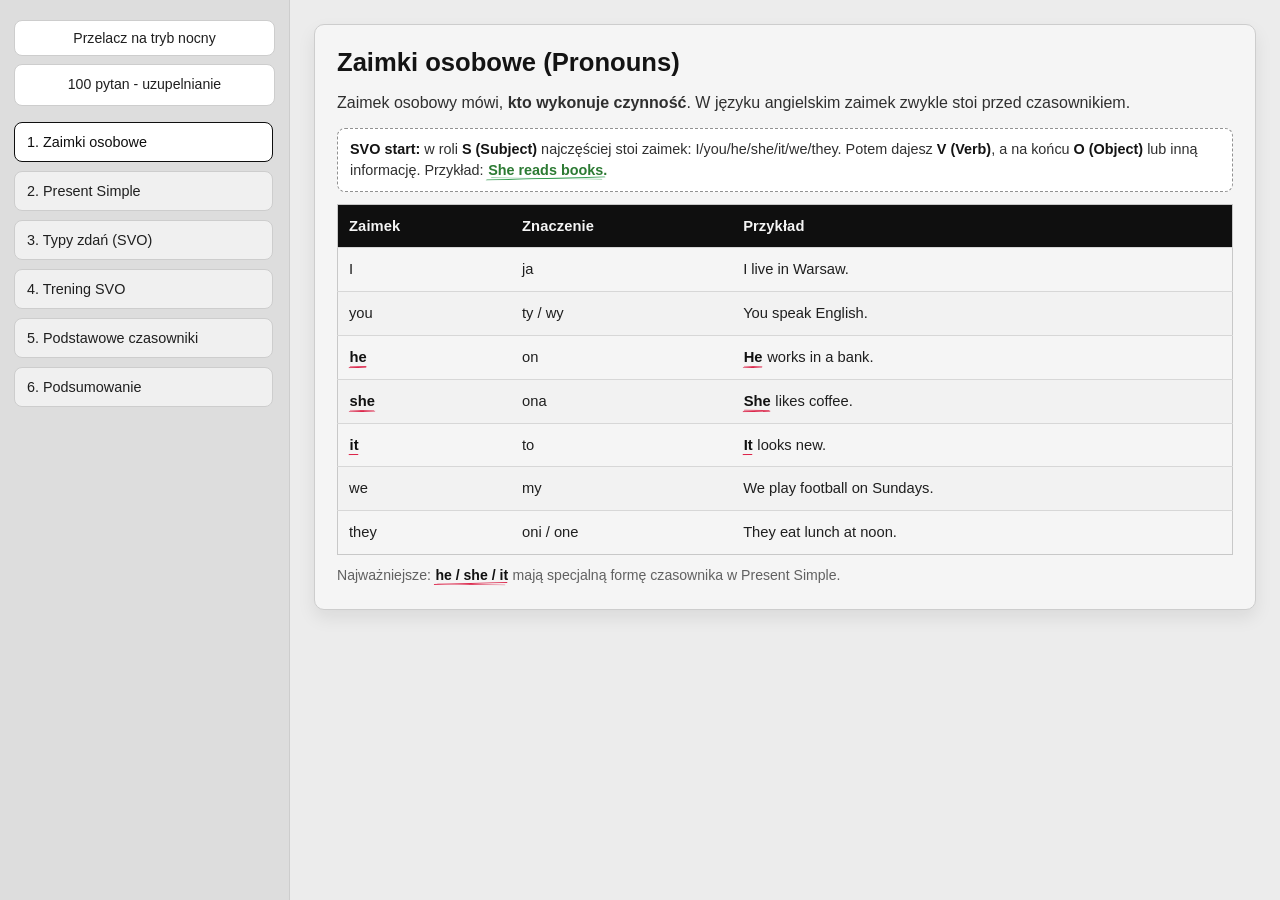
<file: index.html>
<!DOCTYPE html>
<html lang="pl">
<head>
  <meta charset="UTF-8" />
  <meta name="viewport" content="width=device-width, initial-scale=1.0" />
  <meta name="theme-color" content="#182438" />
  <meta name="apple-mobile-web-app-capable" content="yes" />
  <meta name="apple-mobile-web-app-title" content="Angielski" />
  <title>Angielski dla początkujących - teoria</title>
  <link rel="icon" type="image/svg+xml" href="favicon.svg" />
  <link rel="icon" type="image/png" sizes="32x32" href="favicon-32.png" />
  <link rel="apple-touch-icon" sizes="180x180" href="apple-touch-icon.png" />
  <link rel="manifest" href="site.webmanifest" />
  <link rel="stylesheet" href="styles.css" />
</head>
<body>
  <div class="app">
    <aside class="sidebar" id="mainSidebar">
      <div class="sidebar-tools">
        <button id="themeToggle" class="theme-toggle" type="button" aria-label="Przelacz motyw">
          Przelacz na tryb nocny
        </button>
        <a class="quick-link" href="quiz.html">100 pytan - uzupelnianie</a>
      </div>
      <nav class="nav-scroll">
        <button class="nav-btn active" data-target="pronouns">1. Zaimki osobowe</button>
        <button class="nav-btn" data-target="present-simple">2. Present Simple</button>
        <button class="nav-btn" data-target="sentence-building">3. Typy zdań (SVO)</button>
        <button class="nav-btn" data-target="practice">4. Trening SVO</button>
        <button class="nav-btn" data-target="verbs">5. Podstawowe czasowniki</button>
        <button class="nav-btn" data-target="summary">6. Podsumowanie</button>
      </nav>
    </aside>
    <button class="sidebar-backdrop" id="sidebarBackdrop" type="button" aria-label="Zamknij menu"></button>

    <main class="content">
      <header class="mobile-topbar">
        <button
          id="menuToggle"
          class="menu-toggle"
          type="button"
          aria-label="Otworz menu"
          aria-expanded="false"
          aria-controls="mainSidebar"
        >
          <span></span>
          <span></span>
          <span></span>
        </button>
        <p class="mobile-title">Angielski od podstaw</p>
      </header>

      <section id="pronouns" class="section active panel">
        <h2>Zaimki osobowe (Pronouns)</h2>
        <p>Zaimek osobowy mówi, <strong>kto wykonuje czynność</strong>. W języku angielskim zaimek zwykle stoi przed czasownikiem.</p>
        <div class="svo-note"><strong>SVO start:</strong> w roli <strong>S (Subject)</strong> najczęściej stoi zaimek: I/you/he/she/it/we/they. Potem dajesz <strong>V (Verb)</strong>, a na końcu <strong>O (Object)</strong> lub inną informację. Przykład: <span class="good">She reads books.</span></div>

        <table>
          <thead>
            <tr>
              <th>Zaimek</th>
              <th>Znaczenie</th>
              <th>Przykład</th>
            </tr>
          </thead>
          <tbody>
            <tr><td>I</td><td>ja</td><td>I live in Warsaw.</td></tr>
            <tr><td>you</td><td>ty / wy</td><td>You speak English.</td></tr>
            <tr><td><span class="highlight">he</span></td><td>on</td><td><span class="highlight">He</span> works in a bank.</td></tr>
            <tr><td><span class="highlight">she</span></td><td>ona</td><td><span class="highlight">She</span> likes coffee.</td></tr>
            <tr><td><span class="highlight">it</span></td><td>to</td><td><span class="highlight">It</span> looks new.</td></tr>
            <tr><td>we</td><td>my</td><td>We play football on Sundays.</td></tr>
            <tr><td>they</td><td>oni / one</td><td>They eat lunch at noon.</td></tr>
          </tbody>
        </table>

        <p class="hint">Najważniejsze: <span class="highlight">he / she / it</span> mają specjalną formę czasownika w Present Simple.</p>
      </section>

      <section id="present-simple" class="section panel">
        <h2>Present Simple - odmiana</h2>
        <p>Czas Present Simple opisuje rutynę, fakty i stałe sytuacje. Dla większości osób używasz podstawowej formy czasownika.</p>

        <div class="formula">I/You/We/They + czasownik, ale <span class="highlight">He/She/It + czasownik + <span class="ending">s</span></span></div>
        <div class="svo-note"><strong>SVO w Present Simple:</strong> <strong>S + V + O</strong>; dla he/she/it czasownik dostaje <span class="ending">-s</span> albo <span class="ending">-es</span>. Przykład: I play tennis / He play<span class="ending">s</span> tennis.</div>

        <h3>Tabela odmiany (na przykładzie czasownika work)</h3>
        <table>
          <thead>
            <tr>
              <th>Osoba</th>
              <th>Forma</th>
            </tr>
          </thead>
          <tbody>
            <tr><td>I</td><td>I work</td></tr>
            <tr><td>You</td><td>You work</td></tr>
            <tr><td><span class="highlight">He</span></td><td><span class="highlight">He work<span class="ending">s</span></span></td></tr>
            <tr><td><span class="highlight">She</span></td><td><span class="highlight">She work<span class="ending">s</span></span></td></tr>
            <tr><td><span class="highlight">It</span></td><td><span class="highlight">It work<span class="ending">s</span></span></td></tr>
            <tr><td>We</td><td>We work</td></tr>
            <tr><td>They</td><td>They work</td></tr>
          </tbody>
        </table>

        <h3>Przykłady</h3>
        <ul>
          <li>I play tennis every week.</li>
          <li>They live in a small town.</li>
          <li><span class="highlight">She like<span class="ending">s</span></span> classical music.</li>
          <li><span class="highlight">He go<span class="ending">es</span></span> to school by bus.</li>
        </ul>

        <h3>Najczęstsze błędy</h3>
        <ul>
          <li><span class="bad">He work</span> every day. -> <span class="good">He work<span class="ending">s</span></span> every day.</li>
          <li><span class="bad">She go</span> to work. -> <span class="good">She go<span class="ending">es</span></span> to work.</li>
          <li><span class="bad">It eat</span> fish. -> <span class="good">It eat<span class="ending">s</span></span> fish.</li>
        </ul>
      </section>

      <section id="sentence-building" class="section panel">
        <h2>Typy zdań (SVO)</h2>
        <p>Masz jeden rdzeń merytoryczny: <strong>S + V + O</strong>. Zmienia się tylko operator i forma czasownika.</p>
        <div class="svo-note"><strong>Rdzeń:</strong> <strong>S</strong> = kto?, <strong>V</strong> = co robi?, <strong>O</strong> = kogo/co dotyczy czynność?.</div>

        <h3>1. Twierdzenia</h3>
        <div class="formula">S + V + O</div>
        <ul>
          <li>I play tennis.</li>
          <li>They live in Krakow.</li>
          <li>She work<span class="ending">s</span> in a bank.</li>
        </ul>

        <h3>2. Przeczenia</h3>
        <div class="formula">S + do/does + not + V + O</div>
        <ul>
          <li>I do not play tennis.</li>
          <li>They do not live in Krakow.</li>
          <li>She does not work in a bank.</li>
        </ul>

        <h3>3. Pytania</h3>
        <div class="formula">Do/Does + S + V + O?</div>
        <ul>
          <li>Do you play tennis?</li>
          <li>Do they live in Krakow?</li>
          <li>Does she work in a bank?</li>
        </ul>

        <h3>Błędy krytyczne</h3>
        <ul>
          <li><span class="bad">She doesn't work<span class="ending">s</span></span> -> <span class="good">She doesn't work</span></li>
          <li><span class="bad">Does she works?</span> -> <span class="good">Does she work?</span></li>
          <li><span class="bad">He work every day.</span> -> <span class="good">He work<span class="ending">s</span> every day.</span></li>
        </ul>
      </section>

      <section id="practice" class="section panel">
        <h2>Trening budowy zdań</h2>
        <p>Krótka praktyka bez dublowania teorii. Najpierw spróbuj samodzielnie, potem porównaj z odpowiedzią.</p>

        <h3>Ułóż zdania</h3>
        <ul>
          <li>on / codziennie / do pracy / chodzi</li>
          <li>oni / nie / mieszkają / w Warszawie</li>
          <li>czy / ona / lubi / kawę?</li>
          <li>czy / oni / pracują / w biurze?</li>
        </ul>

        <h3>Proponowane odpowiedzi</h3>
        <ul>
          <li><span class="good">He go<span class="ending">es</span> to work every day.</span></li>
          <li><span class="good">They do not live in Warsaw.</span></li>
          <li><span class="good">Does she like coffee?</span></li>
          <li><span class="good">Do they work in an office?</span></li>
        </ul>

        <p class="hint">W treningu trzymaj jeden schemat kontroli: operator, podmiot, czasownik, reszta zdania.</p>
      </section>

      <section id="verbs" class="section panel">
        <h2>Podstawowe czasowniki</h2>
        <p>Poniżej masz osiem kluczowych czasowników. Przy każdym zobaczysz tłumaczenie, przykłady i wyróżnioną formę dla <span class="highlight">he/she/it</span>.</p>
        <div class="svo-note"><strong>Ćwiczenie SVO:</strong> do każdego czasownika układaj 3 zdania: twierdzące, przeczące i pytające. Np. I play football. / I don't play football. / Do I play football?</div>

        <div class="verb-lab" aria-live="polite">
          <h3>Laboratorium czasowników</h3>
          <p class="hint">Wybierz podmiot, wylosuj czasownik i wpisz poprawną formę w luce.</p>

          <div class="lab-grid">
            <label class="lab-label" for="labSubject">Podmiot</label>
            <select id="labSubject" class="lab-select">
              <option value="I">I</option>
              <option value="you">you</option>
              <option value="we">we</option>
              <option value="they">they</option>
              <option value="he">he</option>
              <option value="she">she</option>
              <option value="it">it</option>
            </select>
          </div>

          <div class="lab-actions">
            <button id="labDrawBtn" class="lab-btn" type="button">Losuj czasownik</button>
            <p id="labVerbInfo" class="lab-verb-info">Czasownik: -</p>
          </div>

          <p id="labTask" class="lab-task">Kliknij "Losuj czasownik", aby zacząć.</p>

          <label class="lab-label" for="labAnswer">Twoja forma czasownika</label>
          <input id="labAnswer" class="lab-input" type="text" autocomplete="off" placeholder="Np. likes / go / is" />

          <div class="lab-actions">
            <button id="labCheckBtn" class="lab-btn primary" type="button">Sprawdź</button>
            <button id="labRevealBtn" class="lab-btn" type="button">Pokaż odpowiedź</button>
          </div>

          <p id="labFeedback" class="lab-feedback"></p>
          <p id="labStats" class="lab-stats">Seria: 0 | Poprawne: 0 / 0</p>
        </div>

        <div class="card-grid">
          <article class="mini-card">
            <div class="verb-title"><strong>be</strong><span class="tag">być</span></div>
            <ul>
              <li>I am happy today.</li>
              <li>They are at home.</li>
              <li><span class="highlight">She is</span> very kind.</li>
            </ul>
          </article>

          <article class="mini-card">
            <div class="verb-title"><strong>have</strong><span class="tag">mieć</span></div>
            <ul>
              <li>I have a new book.</li>
              <li>We have lunch at school.</li>
              <li><span class="highlight">He ha<span class="ending">s</span></span> a small dog.</li>
            </ul>
          </article>

          <article class="mini-card">
            <div class="verb-title"><strong>go</strong><span class="tag">iść / jechać</span></div>
            <ul>
              <li>I go to work at 8:00.</li>
              <li>They go by train.</li>
              <li><span class="highlight">She go<span class="ending">es</span></span> to the gym.</li>
            </ul>
          </article>

          <article class="mini-card">
            <div class="verb-title"><strong>work</strong><span class="tag">pracować</span></div>
            <ul>
              <li>I work in a shop.</li>
              <li>We work every day.</li>
              <li><span class="highlight">He work<span class="ending">s</span></span> in a hospital.</li>
            </ul>
          </article>

          <article class="mini-card">
            <div class="verb-title"><strong>play</strong><span class="tag">grać / bawić się</span></div>
            <ul>
              <li>I play chess.</li>
              <li>They play in the park.</li>
              <li><span class="highlight">She play<span class="ending">s</span></span> the piano.</li>
            </ul>
          </article>

          <article class="mini-card">
            <div class="verb-title"><strong>eat</strong><span class="tag">jeść</span></div>
            <ul>
              <li>I eat breakfast early.</li>
              <li>We eat together.</li>
              <li><span class="highlight">It eat<span class="ending">s</span></span> fish.</li>
            </ul>
          </article>

          <article class="mini-card">
            <div class="verb-title"><strong>like</strong><span class="tag">lubić</span></div>
            <ul>
              <li>I like English lessons.</li>
              <li>They like this place.</li>
              <li><span class="highlight">He like<span class="ending">s</span></span> tea.</li>
            </ul>
          </article>

          <article class="mini-card">
            <div class="verb-title"><strong>live</strong><span class="tag">mieszkać</span></div>
            <ul>
              <li>I live in Poznan.</li>
              <li>We live near the river.</li>
              <li><span class="highlight">She live<span class="ending">s</span></span> in Krakow.</li>
            </ul>
          </article>
        </div>
      </section>

      <section id="summary" class="section panel">
        <h2>Podsumowanie</h2>
        <ul class="summary-list">
          <li>Najpierw ustaw szkielet <strong>SVO</strong>: kto? co robi? czego dotyczy czynność?</li>
          <li>W Present Simple dla I/you/we/they używasz podstawowej formy czasownika.</li>
          <li>Dla <span class="highlight">he/she/it</span> dodajesz końcówkę <span class="ending">-s</span> lub <span class="ending">-es</span>.</li>
          <li>Przeczenia: don't dla I/you/we/they oraz doesn't dla he/she/it.</li>
          <li>Pytania: Do... ? dla I/you/we/they oraz Does... ? dla he/she/it.</li>
          <li>Po does i doesn't czasownik wraca do formy podstawowej.</li>
          <li>Najważniejsze na start: regularnie czytaj krótkie zdania i zauważaj formy he/she/it.</li>
        </ul>
        <p class="hint">Ta strona jest materiałem teoretycznym: bez quizów i testów, tylko przejrzysta nauka krok po kroku.</p>
      </section>
    </main>
  </div>

  <script src="script.js"></script>
</body>
</html>
</file>
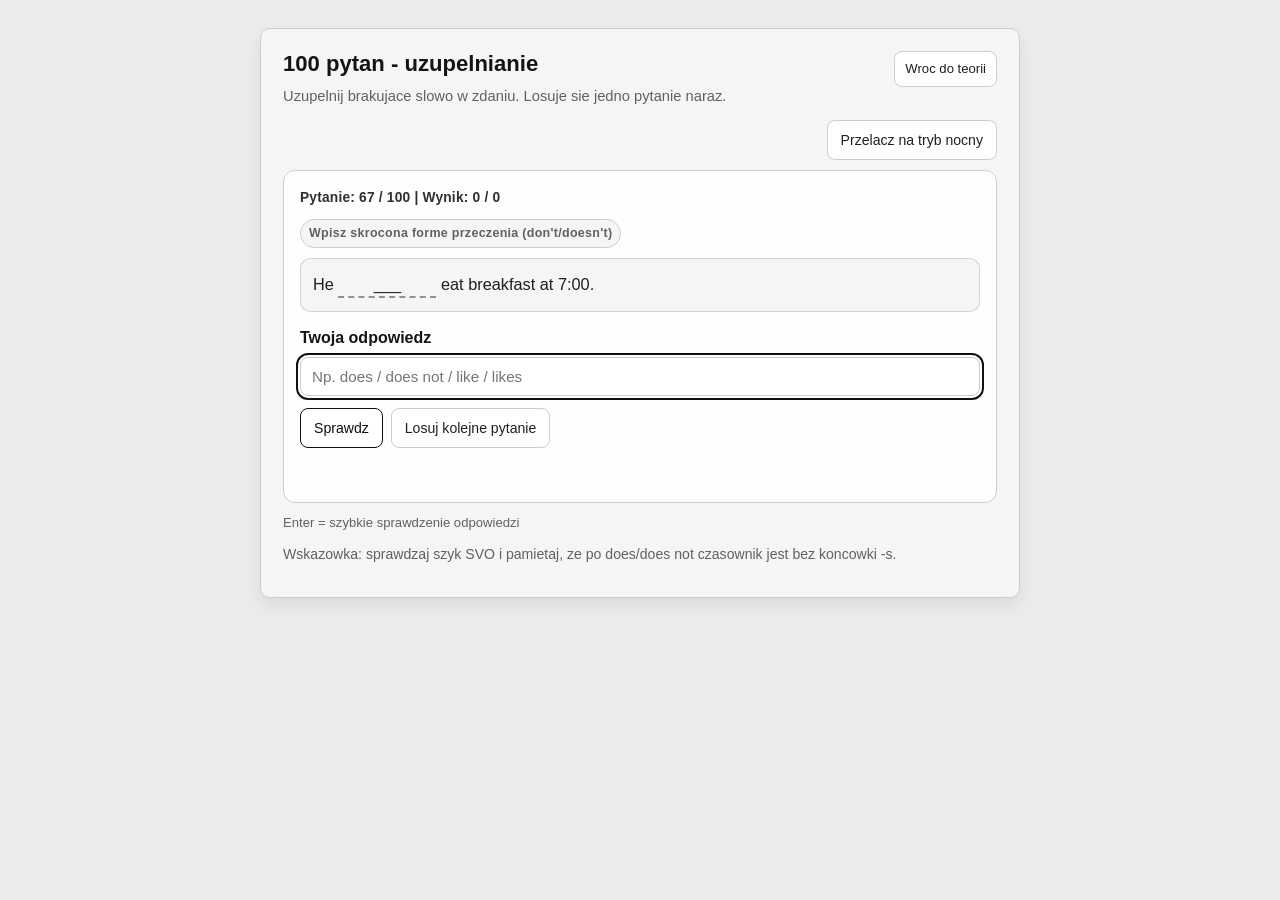
<file: quiz.html>
<!DOCTYPE html>
<html lang="pl">
<head>
  <meta charset="UTF-8" />
  <meta name="viewport" content="width=device-width, initial-scale=1.0" />
  <meta name="theme-color" content="#182438" />
  <meta name="apple-mobile-web-app-capable" content="yes" />
  <meta name="apple-mobile-web-app-title" content="Angielski" />
  <title>100 pytan - uzupelnianie</title>
  <link rel="icon" type="image/svg+xml" href="favicon.svg" />
  <link rel="icon" type="image/png" sizes="32x32" href="favicon-32.png" />
  <link rel="apple-touch-icon" sizes="180x180" href="apple-touch-icon.png" />
  <link rel="manifest" href="site.webmanifest" />
  <link rel="stylesheet" href="styles.css" />
</head>
<body class="quiz-page">
  <main class="quiz-shell panel quiz-panel">
    <div class="quiz-header">
      <div>
        <h1 class="quiz-title">100 pytan - uzupelnianie</h1>
        <p class="quiz-subtitle">Uzupelnij brakujace slowo w zdaniu. Losuje sie jedno pytanie naraz.</p>
      </div>
      <a href="index.html" class="quiz-back">Wroc do teorii</a>
    </div>

    <div class="quiz-top-actions">
      <button id="themeToggleQuiz" class="quiz-btn" type="button">Przelacz na tryb nocny</button>
    </div>

    <section class="quiz-question-card">
      <p id="quizMeta" class="quiz-meta">Pytanie: - / 100 | Wynik: 0 / 0</p>
      <p id="quizType" class="quiz-type"></p>

      <p id="quizSentence" class="quiz-sentence"></p>

      <label class="quiz-label" for="answerInput">Twoja odpowiedz</label>
      <input id="answerInput" class="quiz-input" type="text" autocomplete="off" placeholder="Np. does / does not / like / likes" />

      <div class="quiz-actions">
        <button id="checkBtn" class="quiz-btn primary" type="button">Sprawdz</button>
        <button id="nextBtn" class="quiz-btn" type="button">Losuj kolejne pytanie</button>
      </div>

      <p id="quizFeedback" class="quiz-feedback"></p>
    </section>

    <p class="quiz-mini-hint">Enter = szybkie sprawdzenie odpowiedzi</p>
    <p class="hint">Wskazowka: sprawdzaj szyk SVO i pamietaj, ze po does/does not czasownik jest bez koncowki -s.</p>
  </main>

  <script src="quiz.js"></script>
</body>
</html>
</file>
<file: styles.css>
﻿:root {
  --bg: #ececec;
  --bg-soft: #f5f5f5;
  --panel: #ffffff;
  --panel-border: #cdcdcd;
  --text: #1f1f1f;
  --muted: #616161;
  --accent: #1a1a1a;
  --highlight: #111111;
  --ok: #2c7a33;
  --danger: #b13636;
  --sidebar-bg: #dddddd;
  --heading: #141414;
  --body-copy: #2f2f2f;
  --nav-bg: #f0f0f0;
  --nav-hover: #f8f8f8;
  --nav-hover-border: #919191;
  --nav-active-bg: #ffffff;
  --nav-active-border: #0f0f0f;
  --nav-active-text: #0f0f0f;
  --formula-bg: #ebebeb;
  --formula-text: #1f1f1f;
  --card-bg: #f9f9f9;
  --card-border: #d4d4d4;
  --table-border: #c8c8c8;
  --table-row-border: #d7d7d7;
  --table-head-bg: #0f0f0f;
  --table-head-text: #f5f5f5;
  --table-row-even: #f2f2f2;
  --tag-border: #8f8f8f;
  --tag-text: #2d2d2d;
  --tag-bg: #ececec;
  --scribble-highlight: #dc2046;
  --scribble-good: #2f9d4d;
  --scribble-bad: #c83b3b;
  --shadow: 0 8px 18px rgba(0, 0, 0, 0.08);
  --radius: 10px;
}

:root[data-theme="dark"] {
  --bg: #11161f;
  --bg-soft: #1b2432;
  --panel: #131c2a;
  --panel-border: #34445d;
  --text: #e9eef7;
  --muted: #a5b2c8;
  --accent: #8ec6ff;
  --highlight: #9fd3ff;
  --ok: #73d88e;
  --danger: #ff8a8a;
  --sidebar-bg: #0f1520;
  --heading: #edf3ff;
  --body-copy: #d8e0ed;
  --nav-bg: #172131;
  --nav-hover: #1f2c40;
  --nav-hover-border: #4f6588;
  --nav-active-bg: #243750;
  --nav-active-border: #9bc9ff;
  --nav-active-text: #f3f8ff;
  --formula-bg: #1a283b;
  --formula-text: #e4eefc;
  --card-bg: #152132;
  --card-border: #34445f;
  --table-border: #324156;
  --table-row-border: #2d3b50;
  --table-head-bg: #0b1018;
  --table-head-text: #f0f6ff;
  --table-row-even: #1a2536;
  --tag-border: #57739d;
  --tag-text: #d4e8ff;
  --tag-bg: #1b2a3f;
  --scribble-highlight: #ff5172;
  --scribble-good: #61d788;
  --scribble-bad: #ff7f7f;
  --shadow: 0 14px 30px rgba(0, 0, 0, 0.35);
}

* {
  box-sizing: border-box;
}

html,
body {
  margin: 0;
  padding: 0;
  min-height: 100%;
}

body {
  font-family: "Segoe UI", "Trebuchet MS", "Verdana", sans-serif;
  font-size: 15px;
  line-height: 1.55;
  background: var(--bg);
  color: var(--text);
  overflow-x: hidden;
  transition: background-color 0.22s ease, color 0.22s ease;
}

body.sidebar-open {
  overflow: hidden;
}

.app {
  min-height: 100vh;
}

.sidebar {
  position: fixed;
  inset: 0 auto 0 0;
  width: min(84vw, 320px);
  z-index: 50;
  display: flex;
  flex-direction: column;
  gap: 8px;
  padding: 10px;
  background: var(--sidebar-bg);
  border-right: 1px solid var(--panel-border);
  transform: translateX(-105%);
  transition: transform 0.26s ease;
  overflow-y: auto;
}

body.sidebar-open .sidebar {
  transform: translateX(0);
}

.sidebar-backdrop {
  position: fixed;
  inset: 0;
  border: 0;
  background: rgba(0, 0, 0, 0.42);
  opacity: 0;
  visibility: hidden;
  pointer-events: none;
  z-index: 40;
  transition: opacity 0.22s ease, visibility 0.22s ease;
}

body.sidebar-open .sidebar-backdrop {
  opacity: 1;
  visibility: visible;
  pointer-events: auto;
}

.sidebar-tools {
  margin-bottom: 2px;
}

.theme-toggle {
  width: 100%;
  border: 1px solid var(--panel-border);
  background: var(--panel);
  color: var(--text);
  border-radius: 8px;
  padding: 8px 10px;
  font-size: 0.8rem;
  cursor: pointer;
  transition: background 0.2s ease, border-color 0.2s ease;
}

.theme-toggle:hover {
  background: var(--nav-hover);
  border-color: var(--nav-hover-border);
}

.quick-link {
  display: block;
  width: 100%;
  margin-top: 8px;
  border: 1px solid var(--panel-border);
  background: var(--panel);
  color: var(--text);
  border-radius: 8px;
  padding: 8px 10px;
  font-size: 0.8rem;
  text-decoration: none;
  text-align: center;
  transition: background 0.2s ease, border-color 0.2s ease;
}

.quick-link:hover {
  background: var(--nav-hover);
  border-color: var(--nav-hover-border);
}

.theme-toggle:focus-visible {
  outline: 2px solid var(--highlight);
  outline-offset: 2px;
}

.nav-scroll {
  display: flex;
  flex-direction: column;
  gap: 7px;
  overflow-x: hidden;
  overflow-y: auto;
}

.nav-btn {
  width: 100%;
  min-width: 0;
  border: 1px solid var(--panel-border);
  background: var(--nav-bg);
  color: var(--text);
  border-radius: 8px;
  padding: 9px 10px;
  cursor: pointer;
  text-align: left;
  font-size: 0.83rem;
  line-height: 1.25;
  transition: background 0.2s ease, border-color 0.2s ease, transform 0.2s ease;
}

.nav-btn:hover {
  background: var(--nav-hover);
  border-color: var(--nav-hover-border);
  transform: translateY(-1px);
}

.nav-btn.active {
  background: var(--nav-active-bg);
  border-color: var(--nav-active-border);
  color: var(--nav-active-text);
}

.content {
  width: min(100%, 1100px);
  margin-inline: auto;
  padding: clamp(10px, 3.2vw, 16px);
}

.mobile-topbar {
  display: flex;
  align-items: center;
  justify-content: space-between;
  gap: 10px;
  position: sticky;
  top: 0;
  z-index: 30;
  margin-bottom: 12px;
  padding: 8px 10px;
  border: 1px solid var(--panel-border);
  border-radius: 10px;
  background: color-mix(in srgb, var(--panel) 88%, transparent);
  backdrop-filter: blur(8px);
}

.mobile-title {
  margin: 0;
  color: var(--heading);
  font-size: 0.92rem;
  font-weight: 700;
  letter-spacing: 0.1px;
  line-height: 1.25;
}

.menu-toggle {
  width: 42px;
  height: 40px;
  border: 1px solid var(--panel-border);
  border-radius: 8px;
  background: var(--panel);
  color: var(--text);
  display: inline-flex;
  flex-direction: column;
  justify-content: center;
  align-items: center;
  gap: 5px;
  flex-shrink: 0;
  cursor: pointer;
}

.menu-toggle span {
  width: 18px;
  height: 2px;
  background: currentColor;
  border-radius: 2px;
}

.menu-toggle:focus-visible {
  outline: 2px solid var(--highlight);
  outline-offset: 2px;
}

.section {
  display: none;
  animation: fadeIn 0.24s ease;
}

.section.active {
  display: block;
}

.panel {
  background: var(--bg-soft);
  border: 1px solid var(--panel-border);
  border-radius: var(--radius);
  box-shadow: var(--shadow);
  padding: clamp(12px, 3.5vw, 18px);
  margin-bottom: 14px;
}

.section > *:first-child {
  margin-top: 0;
}

.section > *:last-child {
  margin-bottom: 0;
}

@keyframes fadeIn {
  from {
    opacity: 0;
    transform: translateY(5px);
  }

  to {
    opacity: 1;
    transform: translateY(0);
  }
}

h2 {
  margin: 0 0 12px;
  font-size: 1.28rem;
  line-height: 1.25;
  color: var(--heading);
}

h3 {
  margin: 22px 0 10px;
  font-size: 1rem;
  color: var(--heading);
}

p,
ul {
  margin-top: 10px;
  margin-bottom: 10px;
  color: var(--body-copy);
  overflow-wrap: anywhere;
}

ul {
  padding-left: 20px;
}

li {
  margin-bottom: 6px;
}

li:last-child {
  margin-bottom: 0;
}

.hint {
  color: var(--muted);
  font-size: 0.88rem;
}

.formula {
  margin: 14px 0;
  padding: 11px 12px;
  border-left: 4px solid var(--accent);
  border-radius: 8px;
  background: var(--formula-bg);
  color: var(--formula-text);
  font-weight: 600;
}

.svo-note {
  margin: 12px 0;
  padding: 10px 12px;
  border: 1px dashed var(--nav-hover-border);
  border-radius: 8px;
  background: var(--panel);
  color: var(--body-copy);
  font-size: 0.9rem;
  line-height: 1.45;
}

.svo-note strong {
  color: var(--heading);
}

.card-grid {
  display: grid;
  grid-template-columns: 1fr;
  gap: 12px;
}

.mini-card {
  background: var(--card-bg);
  border: 1px solid var(--card-border);
  border-radius: 10px;
  padding: 12px;
}

.mini-card h4 {
  margin: 0 0 8px;
  font-size: 1rem;
  color: var(--heading);
}

.mini-card p,
.mini-card ul {
  margin: 0;
  font-size: 0.9rem;
}

.mini-card li {
  margin-bottom: 5px;
}

table {
  width: 100%;
  display: table;
  table-layout: fixed;
  border-collapse: collapse;
  border: 1px solid var(--table-border);
  border-radius: 10px;
  margin-top: 12px;
}

th,
td {
  border-bottom: 1px solid var(--table-row-border);
  padding: 9px 10px;
  text-align: left;
  vertical-align: top;
  white-space: normal;
  word-break: break-word;
  font-size: 0.84rem;
}

th {
  background: var(--table-head-bg);
  color: var(--table-head-text);
  letter-spacing: 0.1px;
}

tr:nth-child(even) td {
  background: var(--table-row-even);
}

tr:last-child td {
  border-bottom: none;
}

.tag {
  display: inline-block;
  margin-left: 6px;
  border: 1px solid var(--tag-border);
  border-radius: 999px;
  padding: 1px 7px;
  font-size: 0.72rem;
  color: var(--tag-text);
  background: var(--tag-bg);
}

.highlight,
.good,
.bad {
  position: relative;
  display: inline-block;
  font-weight: 700;
  line-height: 1.14;
  padding: 0 0.04em 0.13em;
}

.highlight {
  color: var(--highlight);
  --scribble-color: var(--scribble-highlight);
}

.good {
  color: var(--ok);
  --scribble-color: var(--scribble-good);
}

.bad {
  color: var(--danger);
  --scribble-color: var(--scribble-bad);
}

.ending {
  display: inline-block;
  font-weight: 800;
  letter-spacing: 0.01em;
  text-decoration-line: underline;
  text-decoration-thickness: 0.14em;
  text-underline-offset: 0.08em;
  text-decoration-skip-ink: none;
}

.highlight::before,
.good::before,
.bad::before,
.highlight::after,
.good::after,
.bad::after {
  content: "";
  position: absolute;
  pointer-events: none;
  border-bottom-color: var(--scribble-color);
  border-bottom-style: solid;
}

.highlight::before,
.good::before,
.bad::before {
  left: 3%;
  right: 4%;
  bottom: 0.04em;
  height: 0.34em;
  border-bottom-width: 0.09em;
  border-radius: 58% 42% 50% 50% / 100% 100% 0 0;
  transform: rotate(0.8deg) skewX(-8deg);
  opacity: 0.82;
}

.highlight::after,
.good::after,
.bad::after {
  left: -1%;
  right: 1%;
  bottom: 0.02em;
  height: 0.38em;
  border-bottom-width: 0.12em;
  border-radius: 52% 48% 55% 45% / 100% 100% 0 0;
  transform: rotate(-1.4deg) skewX(-10deg);
  opacity: 0.96;
}

.verb-title {
  display: flex;
  align-items: center;
  justify-content: space-between;
  gap: 8px;
  margin-bottom: 8px;
}

.verb-title strong {
  font-size: 0.96rem;
  color: var(--heading);
}

.summary-list li {
  margin-bottom: 8px;
}

.verb-lab {
  margin: 14px 0 16px;
  padding: 12px;
  border: 1px solid var(--card-border);
  border-radius: 12px;
  background: linear-gradient(135deg, color-mix(in srgb, var(--panel) 92%, transparent), color-mix(in srgb, var(--bg-soft) 88%, transparent));
}

.lab-grid {
  display: grid;
  gap: 6px;
  margin-top: 8px;
}

.lab-label {
  font-size: 0.82rem;
  font-weight: 700;
  color: var(--heading);
}

.lab-select,
.lab-input {
  width: 100%;
  border: 1px solid var(--panel-border);
  border-radius: 8px;
  padding: 9px 10px;
  font-size: 0.92rem;
  color: var(--text);
  background: var(--panel);
}

.lab-select:focus-visible,
.lab-input:focus-visible {
  outline: 2px solid var(--highlight);
  outline-offset: 2px;
}

.lab-actions {
  display: flex;
  flex-wrap: wrap;
  gap: 8px;
  margin-top: 10px;
  align-items: center;
}

.lab-btn {
  border: 1px solid var(--panel-border);
  background: var(--panel);
  color: var(--text);
  border-radius: 8px;
  padding: 8px 11px;
  font-size: 0.84rem;
  min-height: 38px;
  cursor: pointer;
}

.lab-btn.primary {
  background: var(--nav-active-bg);
  border-color: var(--nav-active-border);
  color: var(--nav-active-text);
}

.lab-verb-info {
  margin: 0;
  font-size: 0.84rem;
  color: var(--muted);
  font-weight: 600;
}

.lab-task {
  margin: 10px 0 8px;
  padding: 10px;
  border: 1px dashed var(--nav-hover-border);
  border-radius: 8px;
  background: var(--panel);
  color: var(--text);
  font-size: 0.95rem;
}

.lab-feedback {
  min-height: 24px;
  margin: 10px 0 0;
  font-size: 0.9rem;
  font-weight: 600;
}

.lab-feedback.ok {
  color: var(--ok);
}

.lab-feedback.bad {
  color: var(--danger);
}

.lab-stats {
  margin: 6px 0 0;
  color: var(--muted);
  font-size: 0.8rem;
}

.quiz-page {
  min-height: 100vh;
  padding: clamp(12px, 4vw, 28px);
}

.quiz-shell {
  width: min(760px, 100%);
  margin: 0 auto;
}

.quiz-panel {
  padding: clamp(14px, 3.2vw, 22px);
}

.quiz-header {
  display: flex;
  justify-content: space-between;
  align-items: flex-start;
  gap: 10px;
  margin-bottom: 12px;
}

.quiz-back {
  border: 1px solid var(--panel-border);
  background: var(--panel);
  color: var(--text);
  border-radius: 8px;
  padding: 7px 10px;
  white-space: nowrap;
  font-size: 0.82rem;
  text-decoration: none;
}

.quiz-back:hover {
  background: var(--nav-hover);
}

.quiz-title {
  margin: 0;
  font-size: 1.38rem;
  line-height: 1.2;
  color: var(--heading);
}

.quiz-subtitle {
  margin: 8px 0 0;
  color: var(--muted);
  font-size: 0.92rem;
}

.quiz-top-actions {
  display: flex;
  justify-content: flex-end;
  margin-bottom: 10px;
}

.quiz-question-card {
  border: 1px solid var(--panel-border);
  border-radius: 12px;
  background: color-mix(in srgb, var(--panel) 92%, transparent);
  padding: clamp(12px, 3vw, 16px);
}

.quiz-meta {
  margin: 0 0 10px;
  color: var(--body-copy);
  font-size: 0.86rem;
  font-weight: 600;
  letter-spacing: 0.2px;
}

.quiz-type {
  margin: 0 0 10px;
  display: inline-block;
  padding: 4px 8px;
  border-radius: 999px;
  border: 1px solid var(--panel-border);
  background: var(--bg-soft);
  color: var(--muted);
  font-size: 0.78rem;
  font-weight: 700;
  letter-spacing: 0.3px;
}

.quiz-sentence {
  margin: 0;
  padding: 13px 12px;
  border: 1px solid color-mix(in srgb, var(--panel-border) 86%, transparent);
  border-radius: 10px;
  background: var(--bg-soft);
  font-size: clamp(1.02rem, 1.1vw, 1.12rem);
  line-height: 1.5;
  color: var(--text);
}

.quiz-blank {
  display: inline-block;
  min-width: 98px;
  text-align: center;
  border-bottom: 2px dashed var(--nav-hover-border);
  padding: 0 4px;
}

.quiz-label {
  display: block;
  margin-top: 14px;
  margin-bottom: 6px;
  font-weight: 600;
  color: var(--heading);
}

.quiz-input {
  width: 100%;
  border: 1px solid var(--panel-border);
  border-radius: 8px;
  padding: 10px 11px;
  font-size: 0.95rem;
  color: var(--text);
  background: var(--panel);
}

.quiz-input:focus-visible {
  outline: 2px solid var(--highlight);
  outline-offset: 2px;
}

.quiz-actions {
  display: flex;
  gap: 8px;
  margin-top: 12px;
  flex-wrap: wrap;
}

.quiz-btn {
  border: 1px solid var(--panel-border);
  background: var(--panel);
  color: var(--text);
  border-radius: 8px;
  padding: 9px 13px;
  min-height: 40px;
  font-size: 0.88rem;
  cursor: pointer;
}

.quiz-btn.primary {
  background: var(--nav-active-bg);
  border-color: var(--nav-active-border);
  color: var(--nav-active-text);
}

.quiz-feedback {
  min-height: 26px;
  margin-top: 12px;
  margin-bottom: 0;
  font-size: 0.92rem;
  font-weight: 600;
}

.quiz-feedback.ok {
  color: var(--ok);
}

.quiz-feedback.bad {
  color: var(--danger);
}

.quiz-mini-hint {
  margin: 10px 0 0;
  color: var(--muted);
  font-size: 0.82rem;
}

@media (max-width: 560px) {
  .sidebar {
    width: min(90vw, 340px);
    padding: 12px 10px;
  }

  .mobile-topbar {
    gap: 8px;
    padding: 8px;
  }

  .mobile-title {
    font-size: 0.86rem;
  }

  .menu-toggle {
    width: 40px;
    height: 38px;
  }

  h2 {
    font-size: 1.18rem;
    line-height: 1.25;
  }

  h3 {
    font-size: 0.96rem;
    margin-top: 18px;
  }

  .formula {
    padding: 9px 10px;
    font-size: 0.92rem;
    line-height: 1.35;
  }

  .svo-note {
    padding: 9px 10px;
    font-size: 0.86rem;
  }

  .verb-lab {
    padding: 10px;
  }

  .lab-task {
    font-size: 0.9rem;
  }

  .lab-actions {
    display: grid;
    grid-template-columns: 1fr;
    align-items: stretch;
  }

  .lab-btn {
    width: 100%;
  }

  .quiz-header {
    flex-direction: column;
    gap: 8px;
    margin-bottom: 10px;
  }

  .quiz-back {
    align-self: flex-start;
  }

  .quiz-top-actions {
    justify-content: flex-start;
  }

  .quiz-meta {
    font-size: 0.8rem;
  }

  .quiz-type {
    font-size: 0.74rem;
  }

  .quiz-sentence {
    font-size: 0.98rem;
    line-height: 1.45;
  }

  .quiz-actions {
    display: grid;
    grid-template-columns: 1fr;
  }

  .quiz-btn {
    width: 100%;
  }

  .quiz-mini-hint {
    font-size: 0.78rem;
  }

  .verb-title {
    align-items: flex-start;
    flex-wrap: wrap;
    gap: 6px;
  }

  .tag {
    margin-left: 0;
  }

  th,
  td {
    font-size: 0.8rem;
    padding: 7px 8px;
  }

  li {
    margin-bottom: 5px;
  }
}

@media (min-width: 760px) {
  body {
    font-size: 16px;
  }

  .sidebar {
    width: min(360px, 70vw);
    padding: 12px;
  }

  .theme-toggle {
    font-size: 0.88rem;
    padding: 9px 11px;
  }

  .quick-link {
    font-size: 0.88rem;
    padding: 9px 11px;
  }

  .nav-scroll {
    gap: 8px;
  }

  .nav-btn {
    font-size: 0.9rem;
    padding: 10px 12px;
  }

  .content {
    padding: 16px;
  }

  .mobile-topbar {
    padding: 9px 12px;
  }

  .panel {
    padding: 18px;
    margin-bottom: 18px;
  }

  h2 {
    font-size: 1.6rem;
  }

  h3 {
    font-size: 1.08rem;
    margin-top: 22px;
  }

  .card-grid {
    grid-template-columns: repeat(2, minmax(0, 1fr));
    gap: 12px;
  }

  table {
    display: table;
    table-layout: auto;
  }

  th,
  td {
    white-space: normal;
    font-size: 0.92rem;
    padding: 10px 11px;
  }
}

@media (min-width: 1080px) {
  .app {
    display: grid;
    grid-template-columns: 290px minmax(0, 1fr);
  }

  .sidebar {
    position: sticky;
    inset: auto;
    width: auto;
    transform: none;
    transition: none;
    height: 100vh;
    align-self: start;
    border-right: 1px solid var(--panel-border);
    padding: 20px 14px;
  }

  .sidebar-backdrop,
  .mobile-topbar {
    display: none;
  }

  body.sidebar-open {
    overflow: auto;
  }

  .sidebar-tools {
    margin-bottom: 8px;
  }

  .nav-scroll {
    display: flex;
    flex-direction: column;
    gap: 9px;
    overflow-x: hidden;
    overflow-y: auto;
    padding-right: 2px;
  }

  .nav-btn {
    width: 100%;
    min-width: 0;
  }

  .content {
    width: 100%;
    max-width: none;
    padding: 24px;
  }

  .panel {
    padding: 22px;
  }
}
</file>
